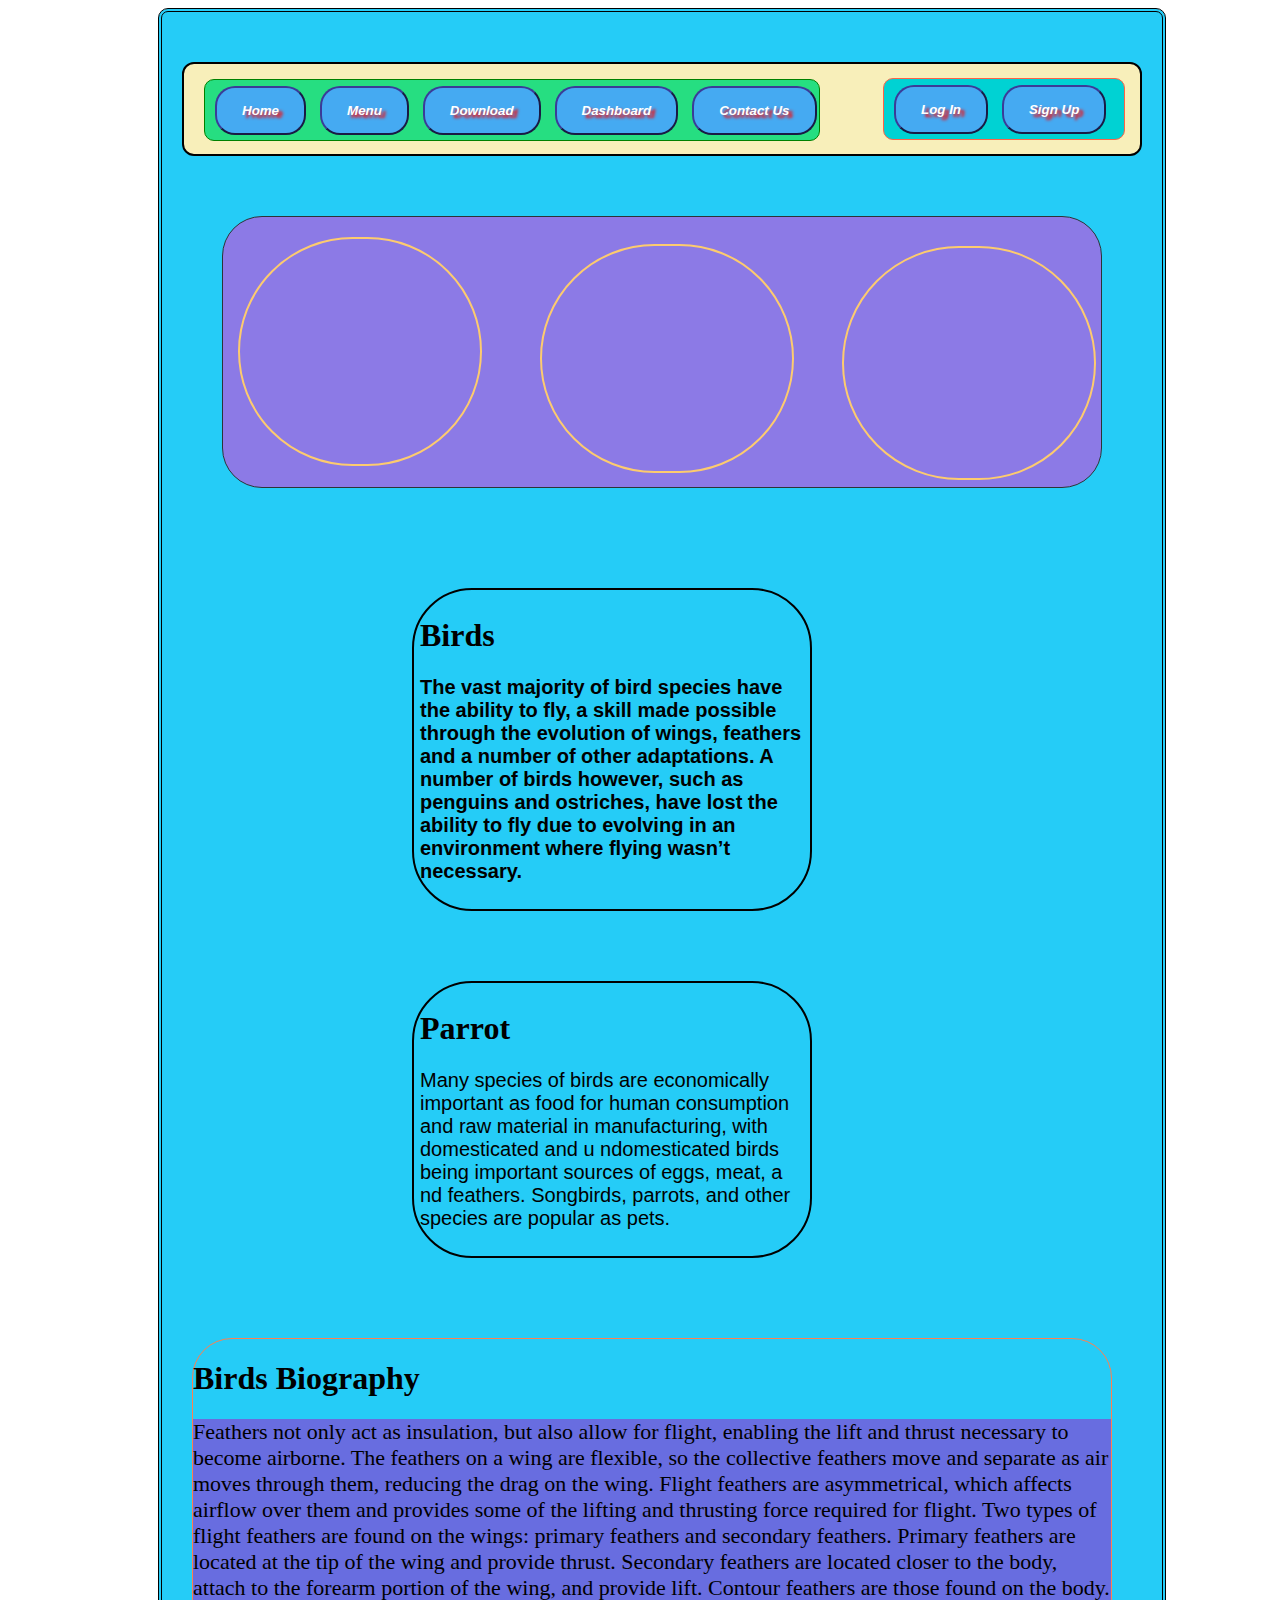
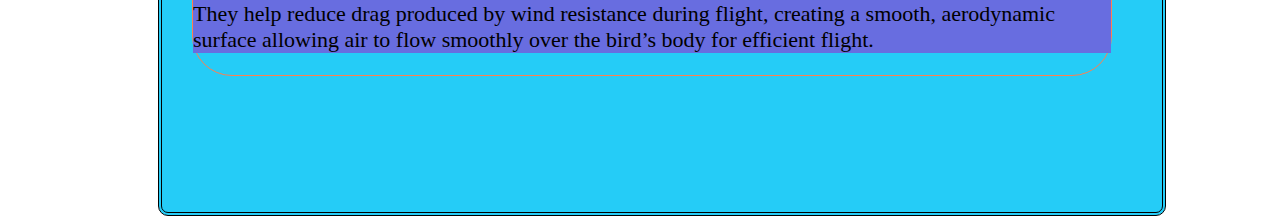
<file: birds simple website/index.html>
<!DOCTYPE html>
<html lang="en">
<head>
  <meta charset="UTF-8">
  <meta name="viewport" content="width=device-width, initial-scale=1.0">
  <title>Document</title>
  <link href="index.css" rel="stylesheet"/>
</head>
<body>
  <div id="maindiv">
    <!-- <span id="h1">Hotel Managment System</span> -->
       <div class="banner" title="Nav Bar">
         <div class="box2">
           <button class="log1" title="Log In" id="sign1">Log In</button>
           <button class="log1" title="Sign Up" id="sign1">Sign Up</button>
         </div>
         <div class="box1"> 
           <div class="btn">
              <button title="Home" id="home1">Home</button>
              <button title="Menu" id="home1">Menu</button>
              <button title="Download" id="home1">Download</button>
            <button title="Dashboard" id="home1">Dashboard</button>
            <button title="Contact Us" id="home1">Contact Us</button>
            </div>
          </div>
          </div>
          <div id="box3" title="Box">
            <div id="c1" title="Parrot">
              <div id="c2" title="Cute Animal Wallpaper">
                <div id="c3" title="Color Parrot"></div>
            </div>
          </div>
       </div>
       <!-- headings -->
       <div id="div1" title="About Birds">
         <h1>Birds</h1>
         <p id="p1">The vast majority of bird species have the ability to fly, a skill made possible through the evolution of wings, feathers and a number of other adaptations. A number of birds however, such as penguins and ostriches, have lost the ability
          to fly due to evolving in an environment where flying wasn’t necessary.</p>
       </div>
       <div id="div2" title="About Birds">
        <h1>Parrot</h1>
        <p id="p2">Many species of birds are economically important as food for human consumption and raw material in manufacturing, with domesticated and u
          ndomesticated birds being important sources of eggs, meat, a
          nd feathers. Songbirds, parrots, and other species are popular as pets.</p>
       </div>

       <!-- end wala box text -->
       <div id="div3" title="Birds BIOGRAPHY">
        <h1>Birds Biography</h1>
        <p id="p3">Feathers not only act as insulation, but also allow for flight, enabling the lift and thrust necessary to become airborne. The feathers on a wing are flexible, so the collective feathers move and separate as air moves through them, reducing the drag on the wing. Flight feathers are asymmetrical, which affects airflow over them and provides some of the lifting and thrusting force required for flight. Two types of flight feathers are found on the wings: primary feathers and secondary feathers. Primary feathers are located at the tip of the wing and provide thrust. Secondary feathers are located closer to the body, attach to the forearm portion of the wing, and provide lift. Contour feathers are those found on the body. They help reduce drag produced by wind resistance during flight, creating a smooth, aerodynamic surface allowing air to flow smoothly 
        over the bird’s body for efficient flight.</p>
       </div>

      </div>
</body>
</html>
</file>
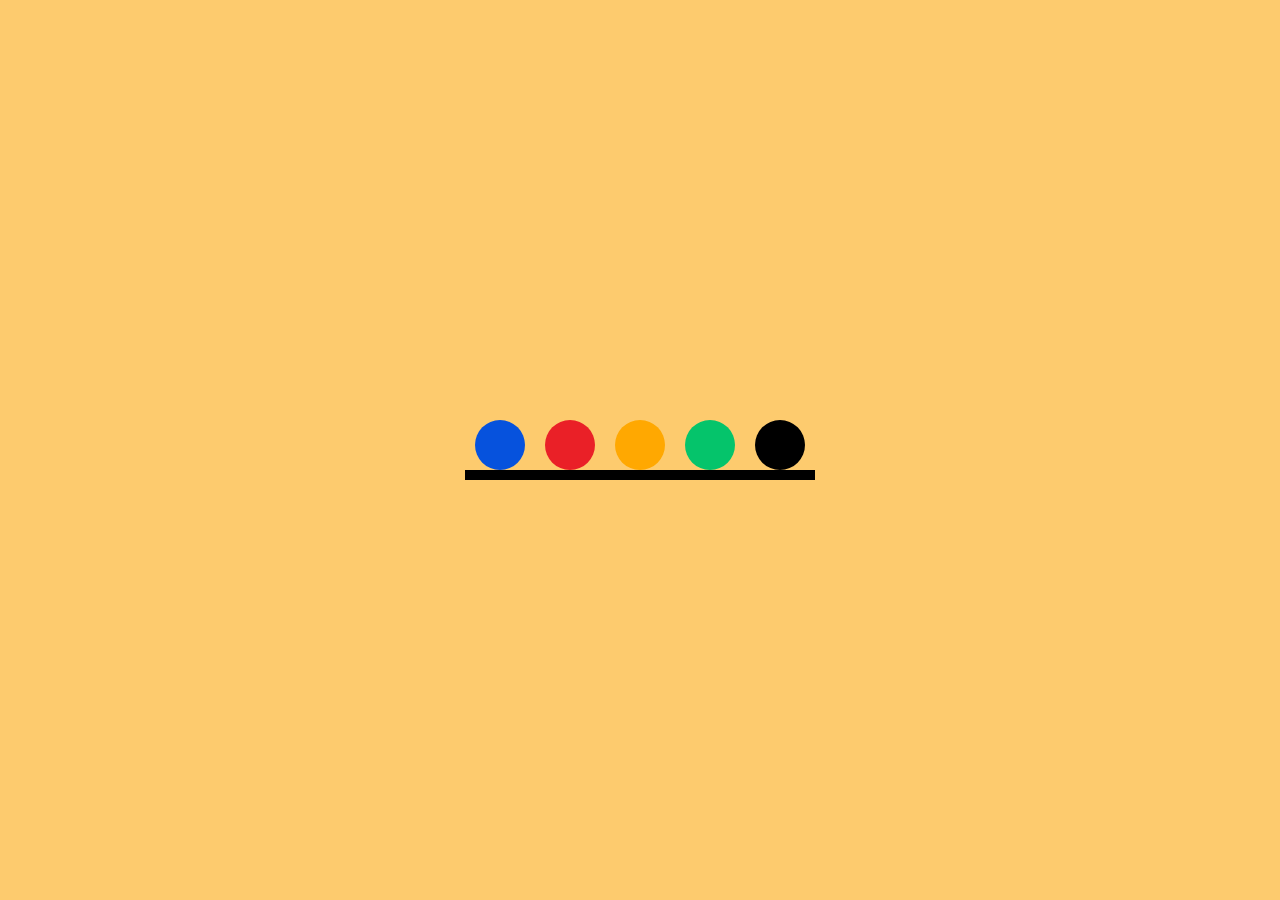
<file: Bouncing ball Effects/index.html>
<!DOCTYPE html>
<html lang="en">
<head>
  <title>Bouncing Balls</title>
  <link href="index.css" rel="stylesheet" />
</head>
<body>
  <div>
    <ul>
      <li></li>
      <li></li>
      <li></li>
      <li></li>
      <li></li>
    </ul>
  </div>
  
</body>
</html>
</file>
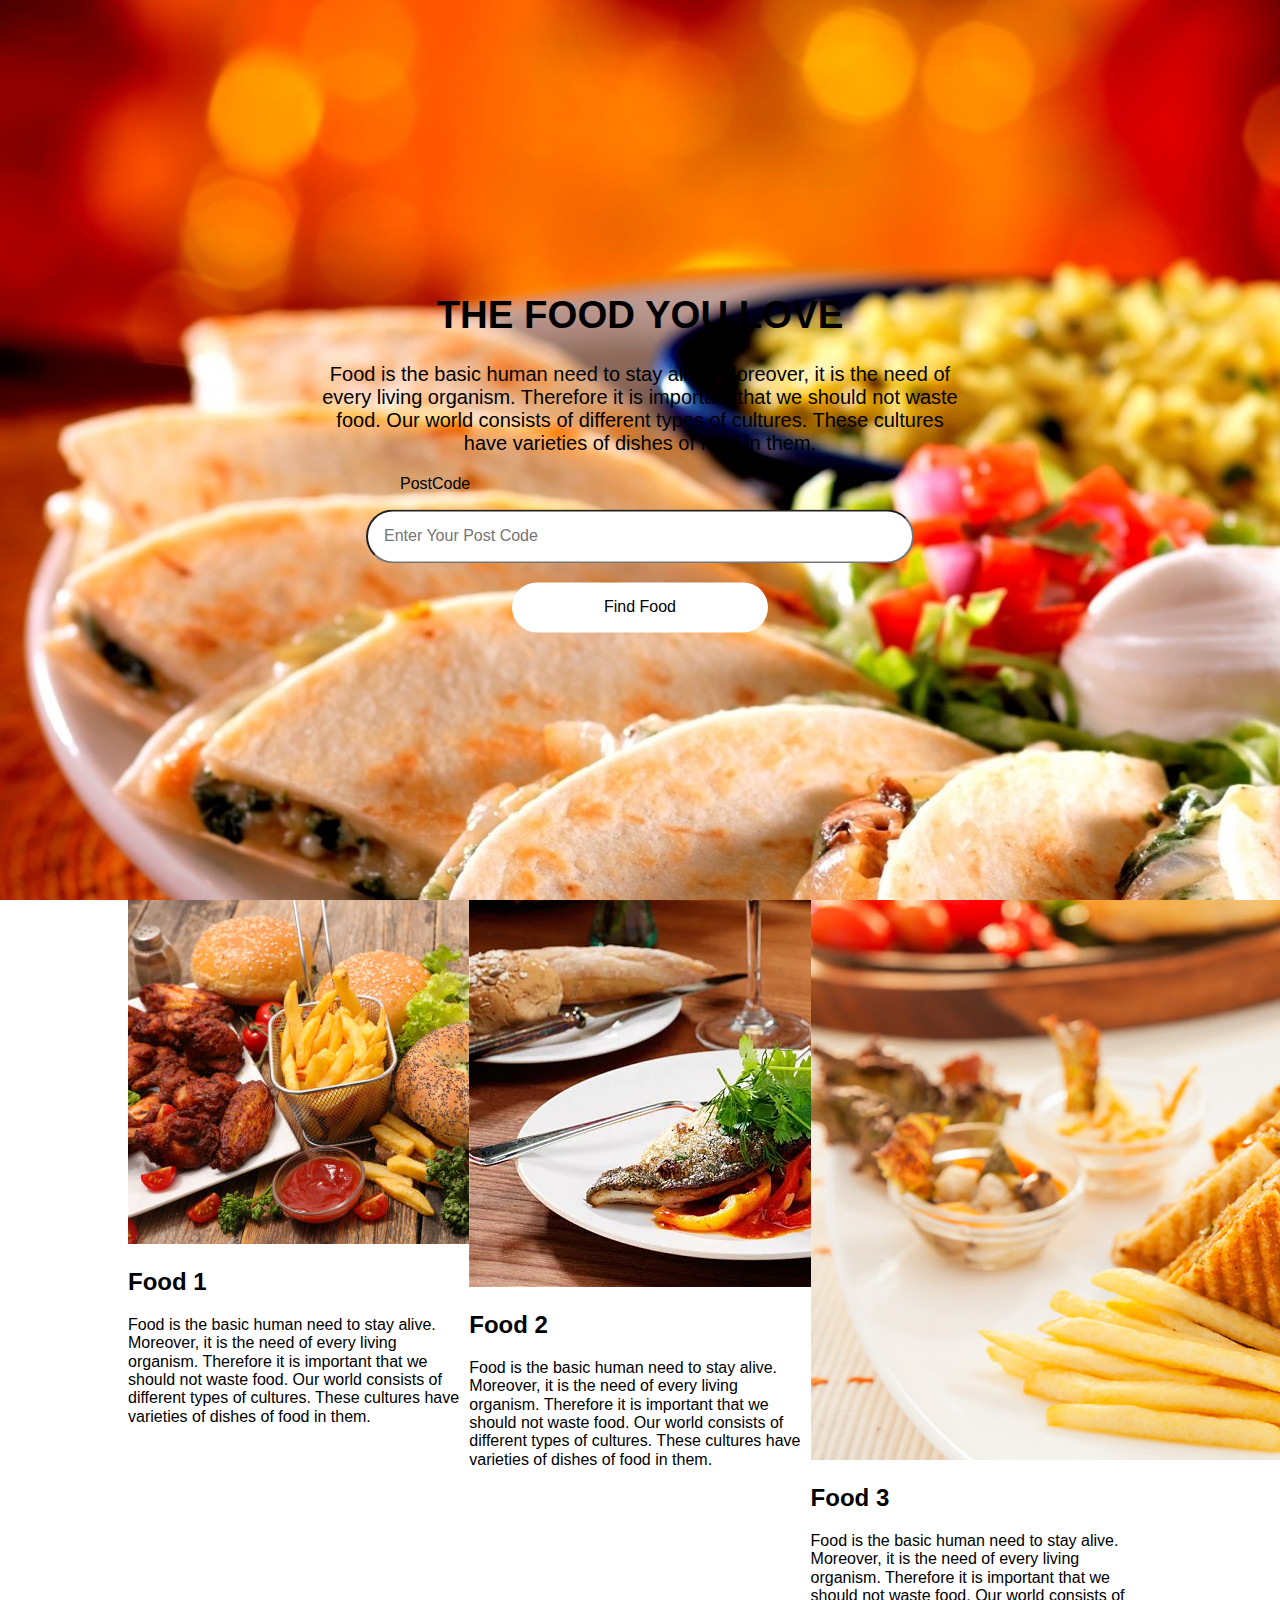
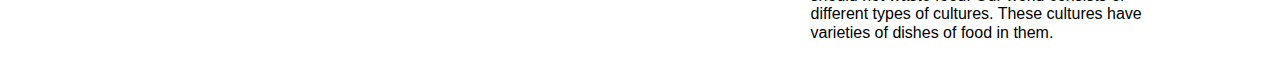
<file: hotel project/index.html>
<!DOCTYPE html>
<html lang="en">
  <head>
    <title>Document</title>
  <link rel="preconnect" href="https://fonts.gstatic.com"/>
    <link href="normalize.css" rel="stylesheet"/>
    <link href="custom.css" rel="stylesheet"/>
  </head>
  <body>
    <section class="hero_image">
    <div class="hero_wrapper">
      <h1>THE FOOD YOU LOVE</h1>
      <p>
        Food is the basic human need to stay alive. Moreover, it is the need of
        every living organism. Therefore it is important that we should not
        waste food. Our world consists of different types of cultures. These
        cultures have varieties of dishes of food in them.
      </p>
      <span>PostCode</span>
      <form action="attribute">
        <input class="post_code" type="text" placeholder="Enter Your Post Code" title="Search" required="Food"/><br>
        <button class="uni" title="Find Food">Find Food</button>
      </form>
    </div>
  </section>
    <div>
    <section class="product">
      <div class="product_list_item">
        <img src="istockphoto-931308812-612x612.jpg" alt="">
        <h2 class="product_heading">
          Food 1
        </h2>
        <p> Food is the basic human need to stay alive. Moreover, it is the need of
          every living organism. Therefore it is important that we should not
          waste food. Our world consists of different types of cultures. These
          cultures have varieties of dishes of food in them.</p>
        </div>

      <div class="product_list_item">
        <img src="restaurant_2999753b.jpg" alt="">
        <h2 class="product_heading">
          Food 2
        </h2>
        <p> Food is the basic human need to stay alive. Moreover, it is the need of
          every living organism. Therefore it is important that we should not
          waste food. Our world consists of different types of cultures. These
          cultures have varieties of dishes of food in them.</p>

      </div>
      <div class="product_list_item">
        <img src="content9555.jpg" alt="">
        <h2 class="product_heading">
          Food 3
        </h2>
        <p> Food is the basic human need to stay alive. Moreover, it is the need of
          every living organism. Therefore it is important that we should not
          waste food. Our world consists of different types of cultures. These
          cultures have varieties of dishes of food in them.</p>

      </div>
    </section>
  </body>
</html>
</file>
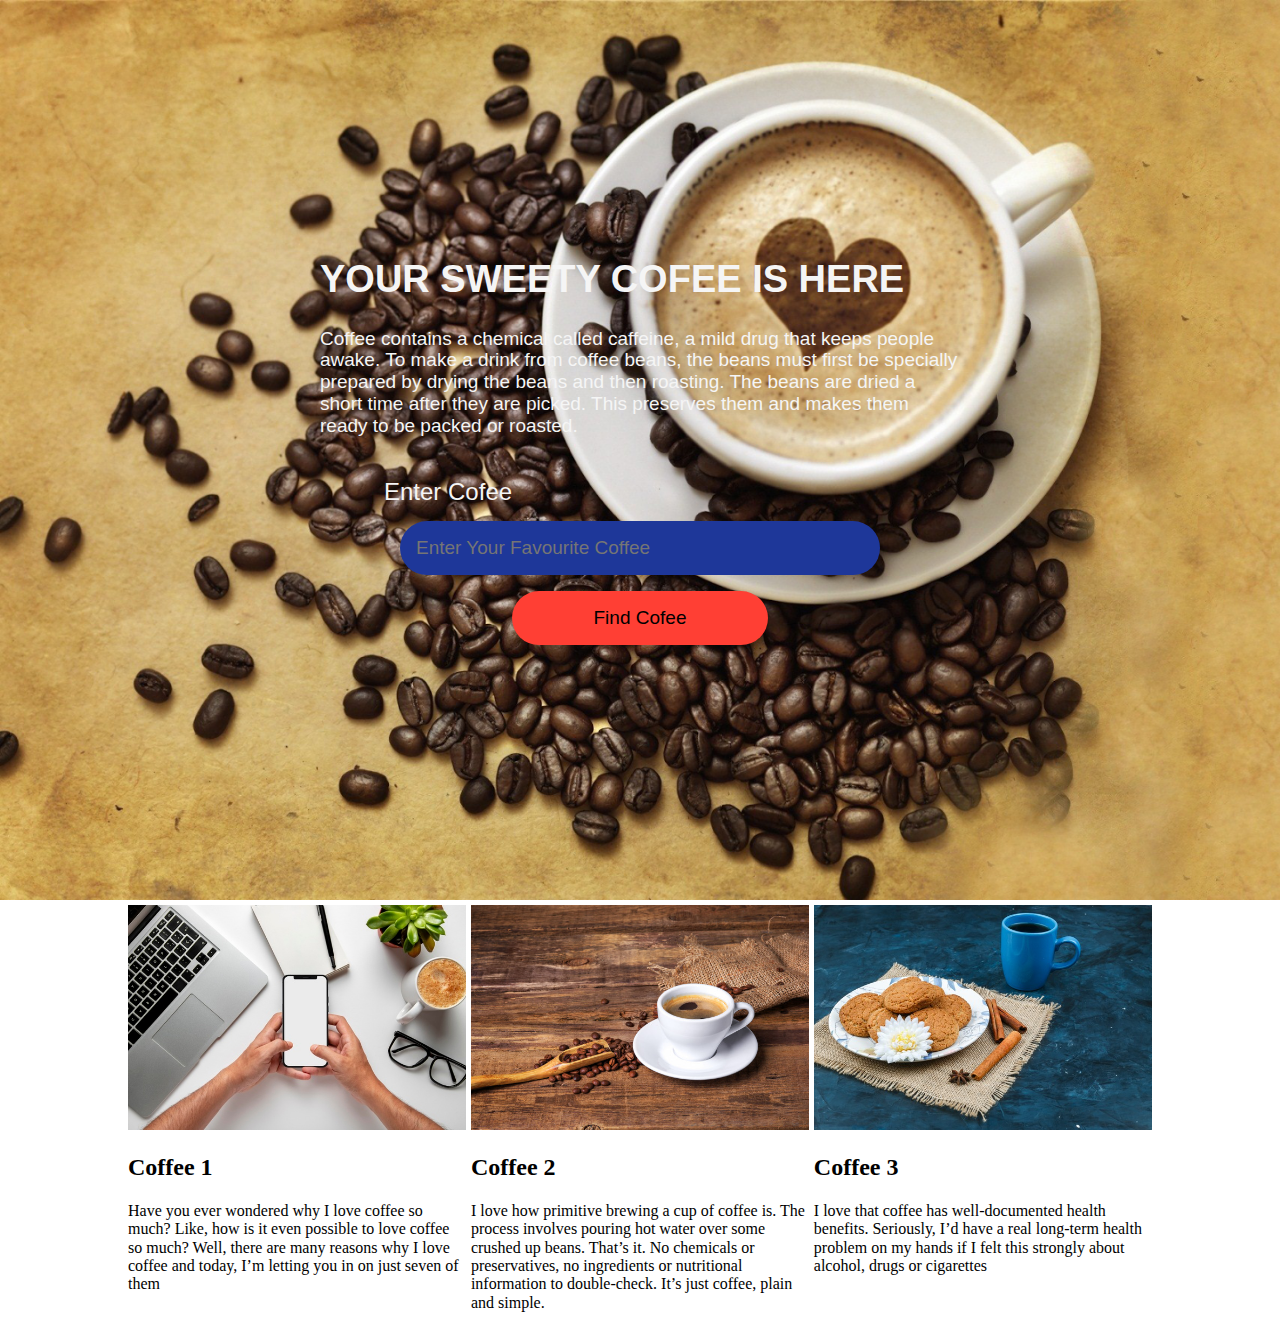
<file: cofee project/front.hotel.html>
<!DOCTYPE html>
<html lang="en">
<head>
  <meta charset="UTF-8">
  <meta name="viewport" content="width=device-width, initial-scale=1.0">
  <title>Hotel Managment </title>
  <link rel="preconnect" href="https://fonts.gstatic.com">
  <link href="normalize.css" rel="stylesheet"/>
  <link href="style.css" rel="stylesheet"/>
</head>
<body>
     <section class="sec1">
      <div class="cofee1">
    <h1>YOUR SWEETY COFEE IS HERE</h1>
  <p>
    Coffee contains a chemical called caffeine, a mild drug that keeps people awake. To make a drink from coffee beans, the beans must first be specially prepared by drying the beans and then roasting. The beans are dried a short time after they are picked.
     This preserves them and makes them ready to be packed or roasted.
  </p><br>
  <span>Enter Cofee</span>
    <form action="" class="form_code">
      <input class="post-code"type="text" required placeholder="Enter Your Favourite Coffee">
      <button type="submit" title="Find Cofee">Find Cofee</button><br>
    </form>
  </div>
</section>
  <!-- section class -->

<section class="product">
  <div class="product_list">
<img class="img-responsive" src="food1.jpg" alt="">
<h2 class="product_heading">Coffee 1</h2>
<p>Have you ever wondered why I love coffee so much? Like, how is it even possible to love coffee so much? Well, there are many reasons why I love coffee and today, I’m letting you in on just seven of them</p>
  </div>

  <div class="product_list">
   <img class="img-responsive" src="food2.jpg" alt="">
   <h2 class="product_heading">Coffee 2</h2>
   <p>I love how primitive brewing a cup of coffee is. The process involves pouring hot water over some crushed up beans. That’s it. No chemicals or preservatives, no ingredients or nutritional information to double-check. It’s just coffee, plain and simple.</p>
          </div>

          <div class="product_list">
           <img class="img-responsive" src="food3.jpg" alt="">
           <h2 class="product_heading">Coffee 3</h2>
           <p>I love that coffee has well-documented health benefits. Seriously, I’d have a real long-term health problem on my hands if I felt this strongly about alcohol, drugs or cigarettes</p>
                  </div>
</section>
 </section>
</body>
</html>
</file>
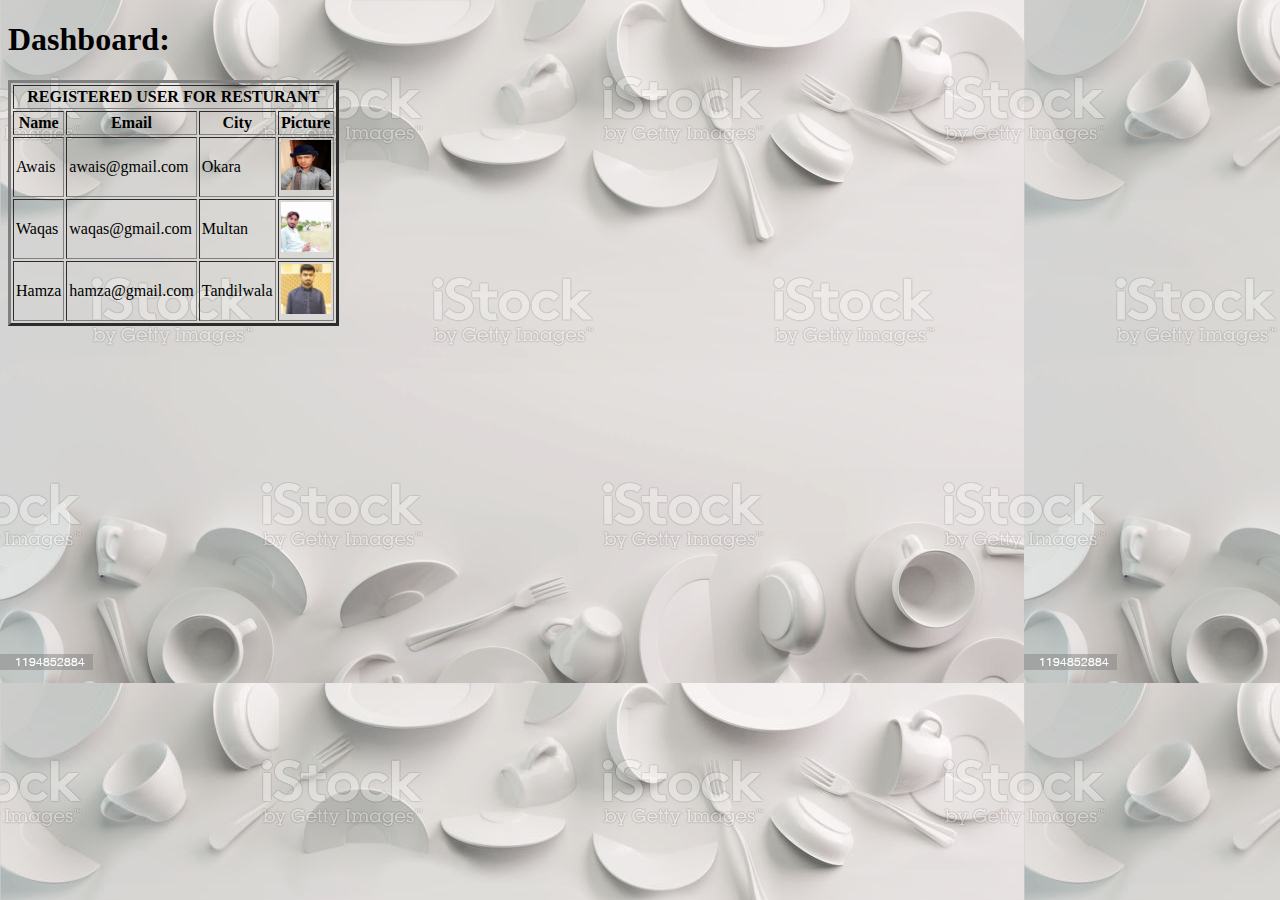
<file: resturant website/Dashboard.html>
<!DOCTYPE html>
<html>
<head>
  <title>Dashboard</title>
</head>
<body background="istockphoto-1194852884-1024x1024.jpg" height="100px" width="100">
  <h1 title="Dashboard" >Dashboard:</h1>
  <div>
    <table width="25%" height="50%" border="3" cellpadding="2" cellspacing="2">
      <th colspan="4" title="REGISTERED USER FOR RESTURANT ">REGISTERED USER FOR RESTURANT</th>
      <tr>
        <th title="Name">Name</th>
        <th title="Email">Email</th>
        <th title="City">City</th>
        <th title="Picture">Picture</th>
      </tr>
      <tr>
        <td>Awais</td>
        <td>awais@gmail.com</td>
        <td>Okara</td>
        <td><img src="2017-11-11-19-20-57-915.jpg" width="50px" height="50px"></td>
      </tr>
      <tr>
        <td>Waqas</td>
        <td>waqas@gmail.com</td>
        <td>Multan</td>
        <td><img src="62638788_621353855018423_6114213011910557696_o.jpg" width="50px" height="50px"></td>
      </tr>
      <tr>
        <td>Hamza</td>
        <td>hamza@gmail.com</td>
        <td>Tandilwala</td>
        <td><img src="49199914_238651813700779_1154361469702242304_n.jpg" width="50px" height="50px"></td>
      </tr>
    </table>
  </div>
  
</body>
</html>
</file>
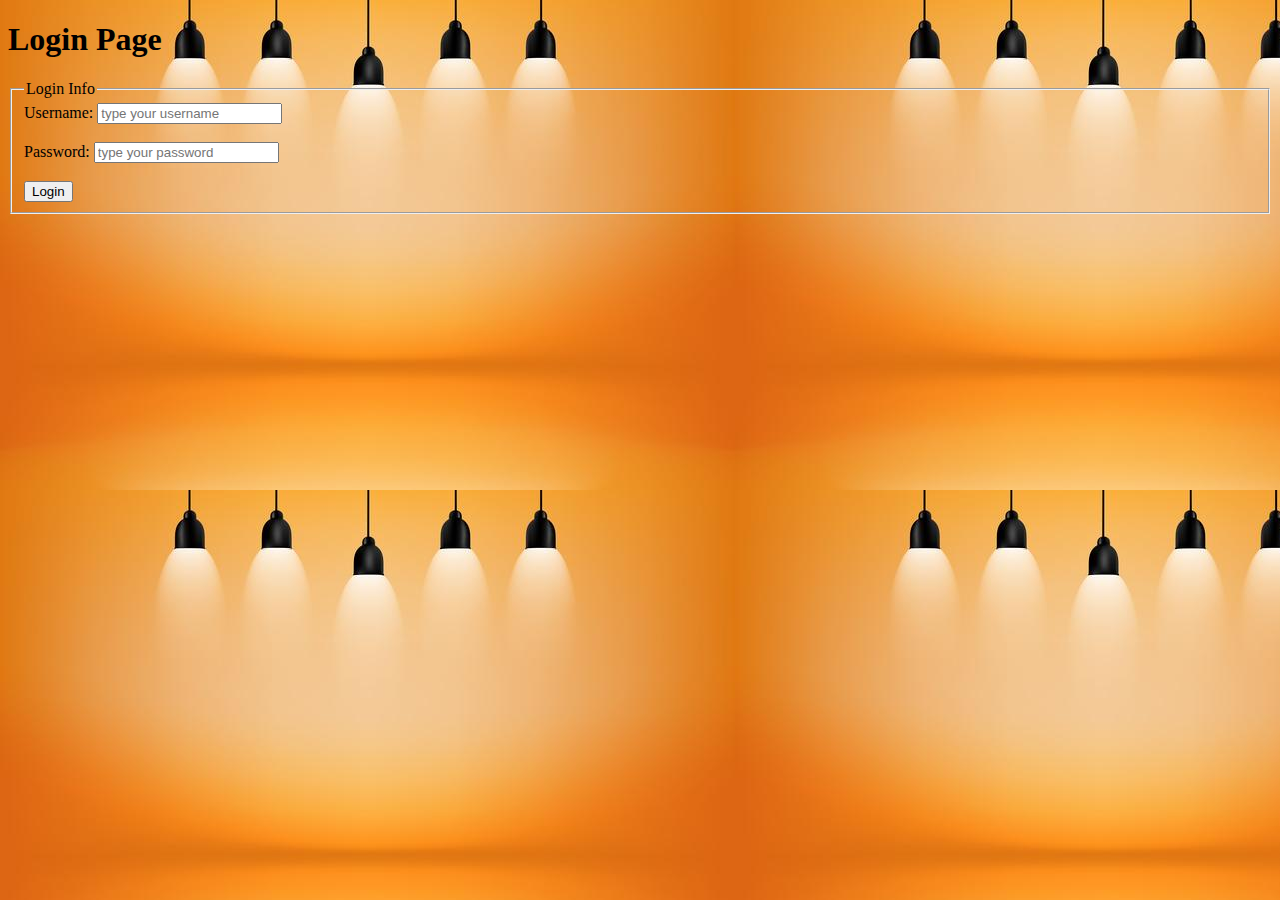
<file: resturant website/log In Page.html>
<!DOCTYPE html>
<html>
  <head>
  <title>Log In Page</title>
  </head>
<body background="sssss.jpg">
  <h1 title="Login Page">Login Page</h1>
  <fieldset>
    <legend>Login Info</legend>
  <form>
    <label title="Username">Username:</label>
    <input type="email" placeholder="type your username" required name="email"><br><br>
    <label title="Paswword">Password:</label>
    <input type="password" placeholder="type your password" required name="password"><br><br>
    <button title="Login">Login</button>
  </form>
</fieldset>
  
  
</body>
</html>
</file>
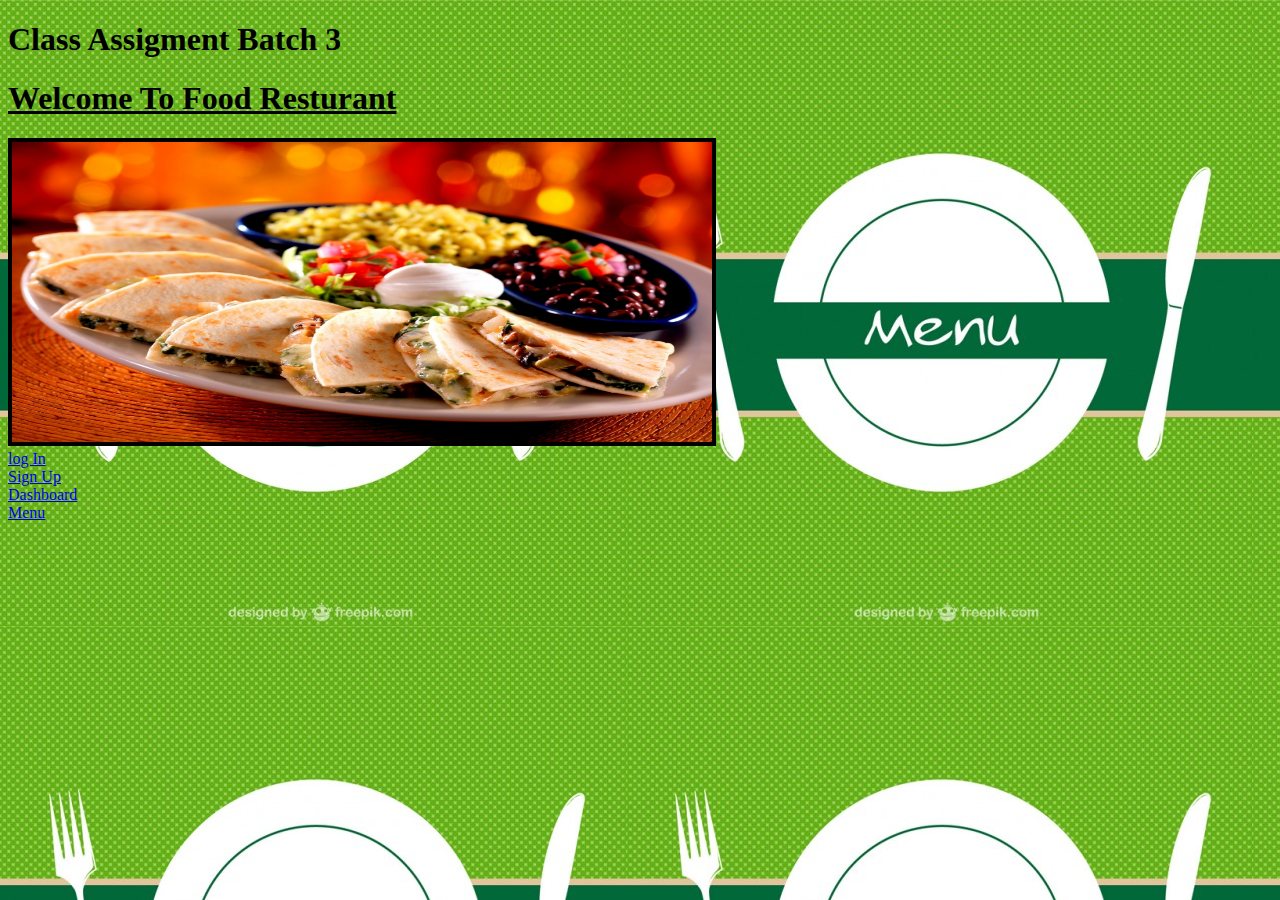
<file: resturant website/resturant.html>
<!DOCTYPE html>
<html lang="en">
<head>
  <title>Resturant</title>
</head>
<body background="restaurant-menu-background-vector_23-2147489858.jpg" title="Picture">
  <h1 title="Class Assigment Batch 3">
       Class Assigment Batch 3
  </h1>
  <h1>
    <u title="Welcome To Food Resturant">Welcome To Food Resturant</u>
  </h1>
  <img src="290-2906144_food-wallpaper-hd-restaurants-food-images-hd.jpg" border="4" width="700" height="300" title="Picture">
  <div>
       <li><a href="log In Page.html" target="_blank" title="Log In">log In</a></li>
       <li><a href="sign up.html" target="_blank" title="Sign Up">Sign Up</a></li>
       <li><a href="Dashboard.html" target="_blank" title="Dashboard">Dashboard</a></li>
       <li><a href="today menu.html" target="_blank" title="Menu">Menu</a></li>
  </div>
   
</body>
</html>
</file>
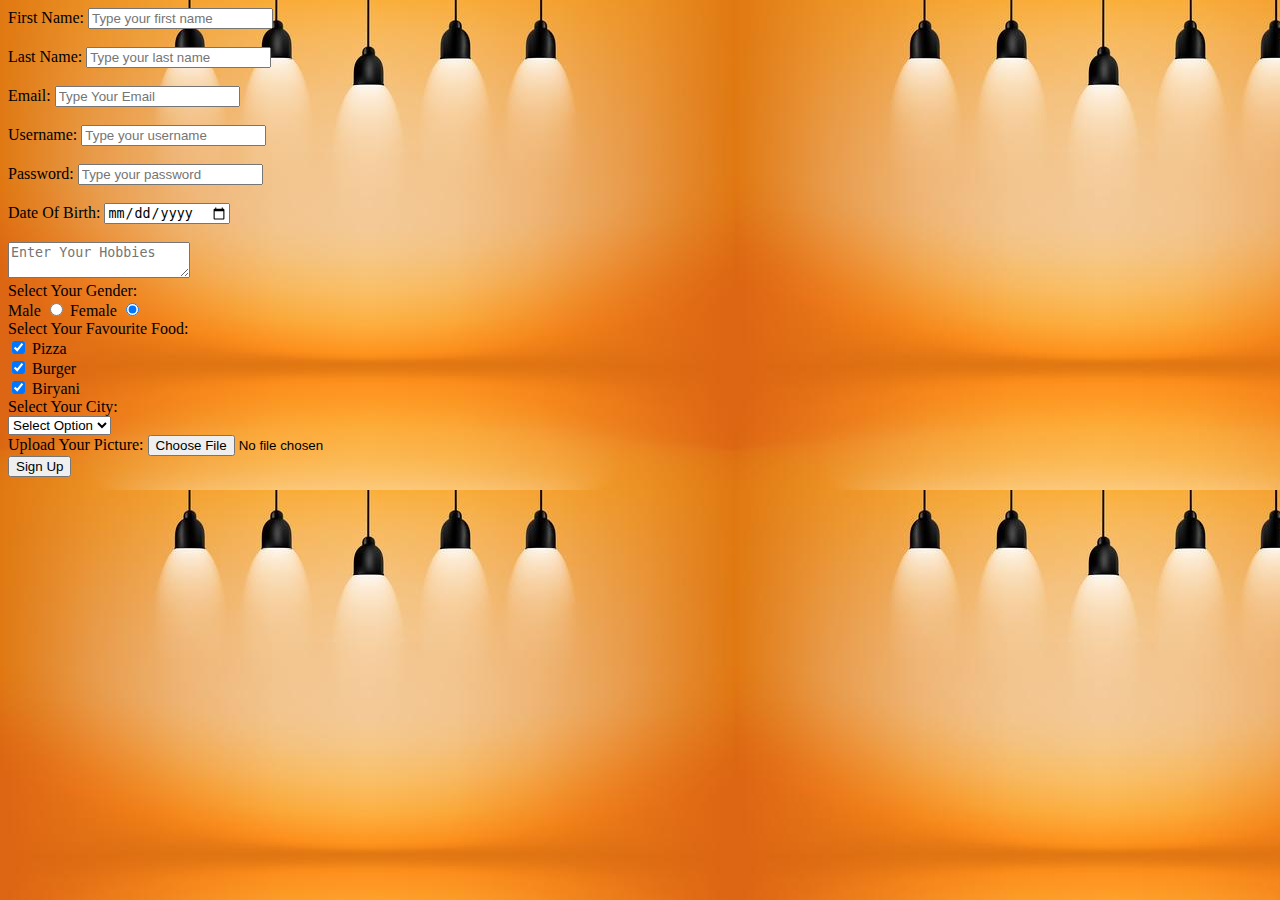
<file: resturant website/sign up.html>
<!DOCTYPE html>
<html>
<head>

  <title>Sign Up</title>
</head>
<body background="sssss.jpg" >
  <form>
  <div>
    <label title="First Name">First Name:</label>
    <input type="text" placeholder="Type your first name" required="name"><br><br>
    <label title="last Name">Last Name:</label>
    <input type="text" placeholder="Type your last name" required="lastname"><br><br>
    <label title="Email">Email:</label>
    <input type="email" placeholder="Type Your Email" required="email"><br><br>
    <label title="Username">Username:</label>
    <input type="text" placeholder="Type your username" required="username"><br><br>
    <label title="Password">Password:</label>
    <input type="password" placeholder="Type your password" required="password"><br><br>
    <label title="Date Of birth">Date Of Birth:</label>
    <input type="date" required="Date Of Birth"><br><br>
  </div>
  <div>
    <textarea placeholder="Enter Your Hobbies" required="Hobbies" title="Your hobbies"></textarea><br>
    <label title="Gender">Select Your Gender:</label><br>
    <label for="gender-male" title="Male">Male</label>
    <input type="radio" name="Gender" checked id="gender-male" required="male">
    <label for="gender-female" title="Female">Female</label>
    <input type="radio" name="Gender" checked id="gender-female" required="Female"><br>
  </div>
  <div>
    <label title="Food">Select Your Favourite Food:<br></label>
    <input type="checkbox" name="food" checked id="pizza">
    <label for="pizza" title="Pizza">Pizza</label><br>
    <input type="checkbox" name="food" checked id="burger">
    <label for="burger" title="Burger">Burger</label><br>
    <input type="checkbox" name="food" checked id="biryani">
    <label for="biryani" title="Biryani">Biryani</label>
  </div>
  <div>
    <label title="Select Your City">Select Your City:</label><br>
    <select name="city" required="select option">
      <option value="not selected">Select Option</option>
      <option value="Faisalabad">Faisalabad</option>
      <option value="Lahore">Lahore</option>
      <option value="Okara">Okara</option><br>
    </select>
    </div>
    <div>
      <label title="Upload Your Picture">Upload Your Picture:</label>
      <input type="file" required="Upload Your Picture"><br>
      <button title="Sign up">Sign Up</button>
    </div>
  </form>
</body>
</html>
</file>
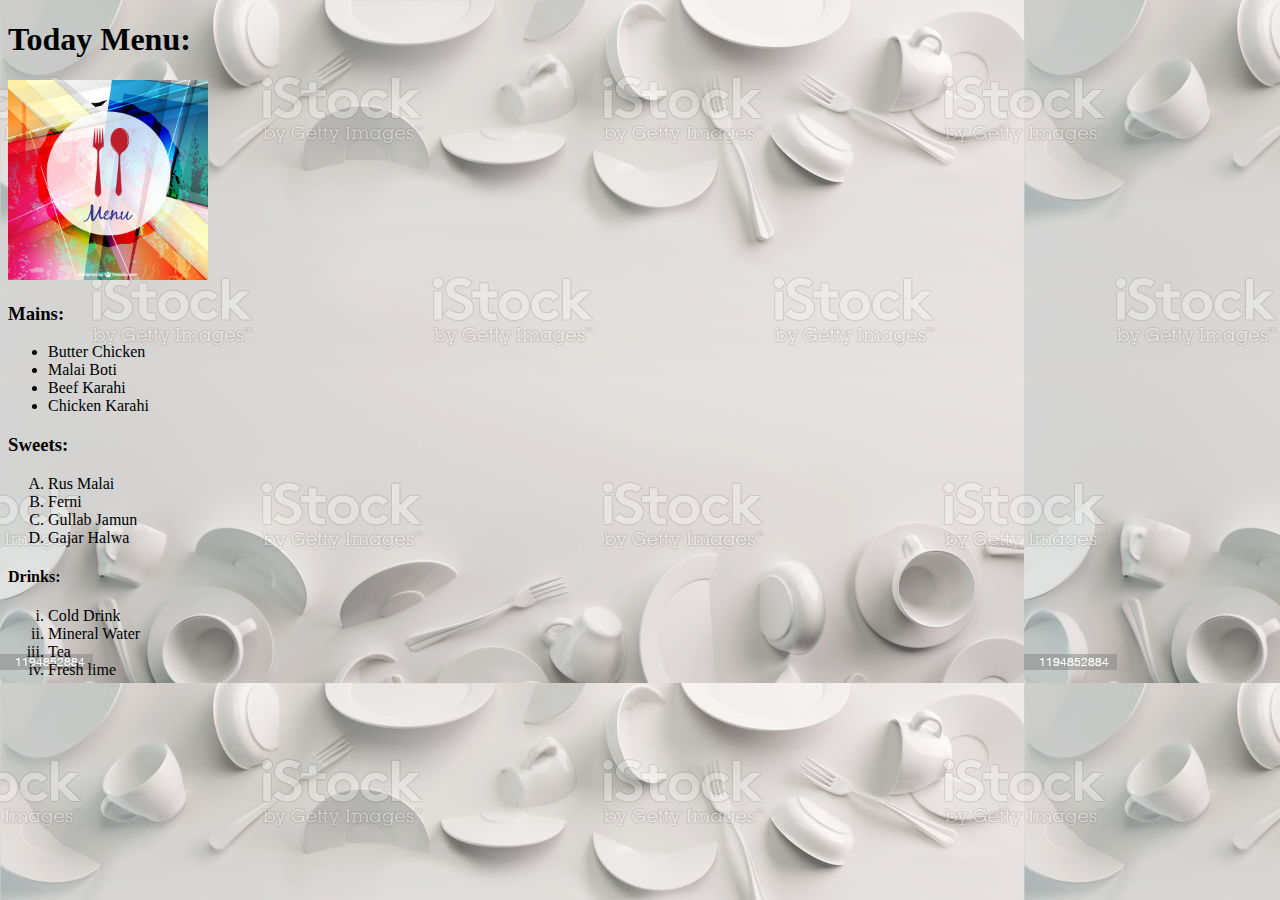
<file: resturant website/today menu.html>
<!DOCTYPE html>
<html lang="en">
<head>
  <title>Today Menu</title>
</head>
<body background="istockphoto-1194852884-1024x1024.jpg">
  <h1 title="Today Menu">Today Menu:</h1>
  <img src="082-restaurant-menu-background-vector.jpg" width="200px" height="200px" title="Picture">
  <div>
    <h3 title="Mains">Mains:</h3>
    <ul>
      <li>Butter Chicken</li>
      <li>Malai Boti</li>
      <li>Beef Karahi</li>
      <li>Chicken Karahi</li>
    </ul>
  </div>
  <div>
    <h3 title="Sweets">Sweets:</h3>
    <ol type="A">
      <li>Rus Malai</li>
      <li>Ferni</li>
      <li>Gullab Jamun</li>
      <li>Gajar Halwa</li>
    </ol>
  </div>
  <div>
    <h4 title="Drinks">Drinks:</h4>
    <ol type="i">
      <li>Cold Drink</li>
      <li>Mineral Water</li>
      <li>Tea</li>
      <li>Fresh lime</li>
    </ol>
  </div>
  
</body>
</html>
</file>
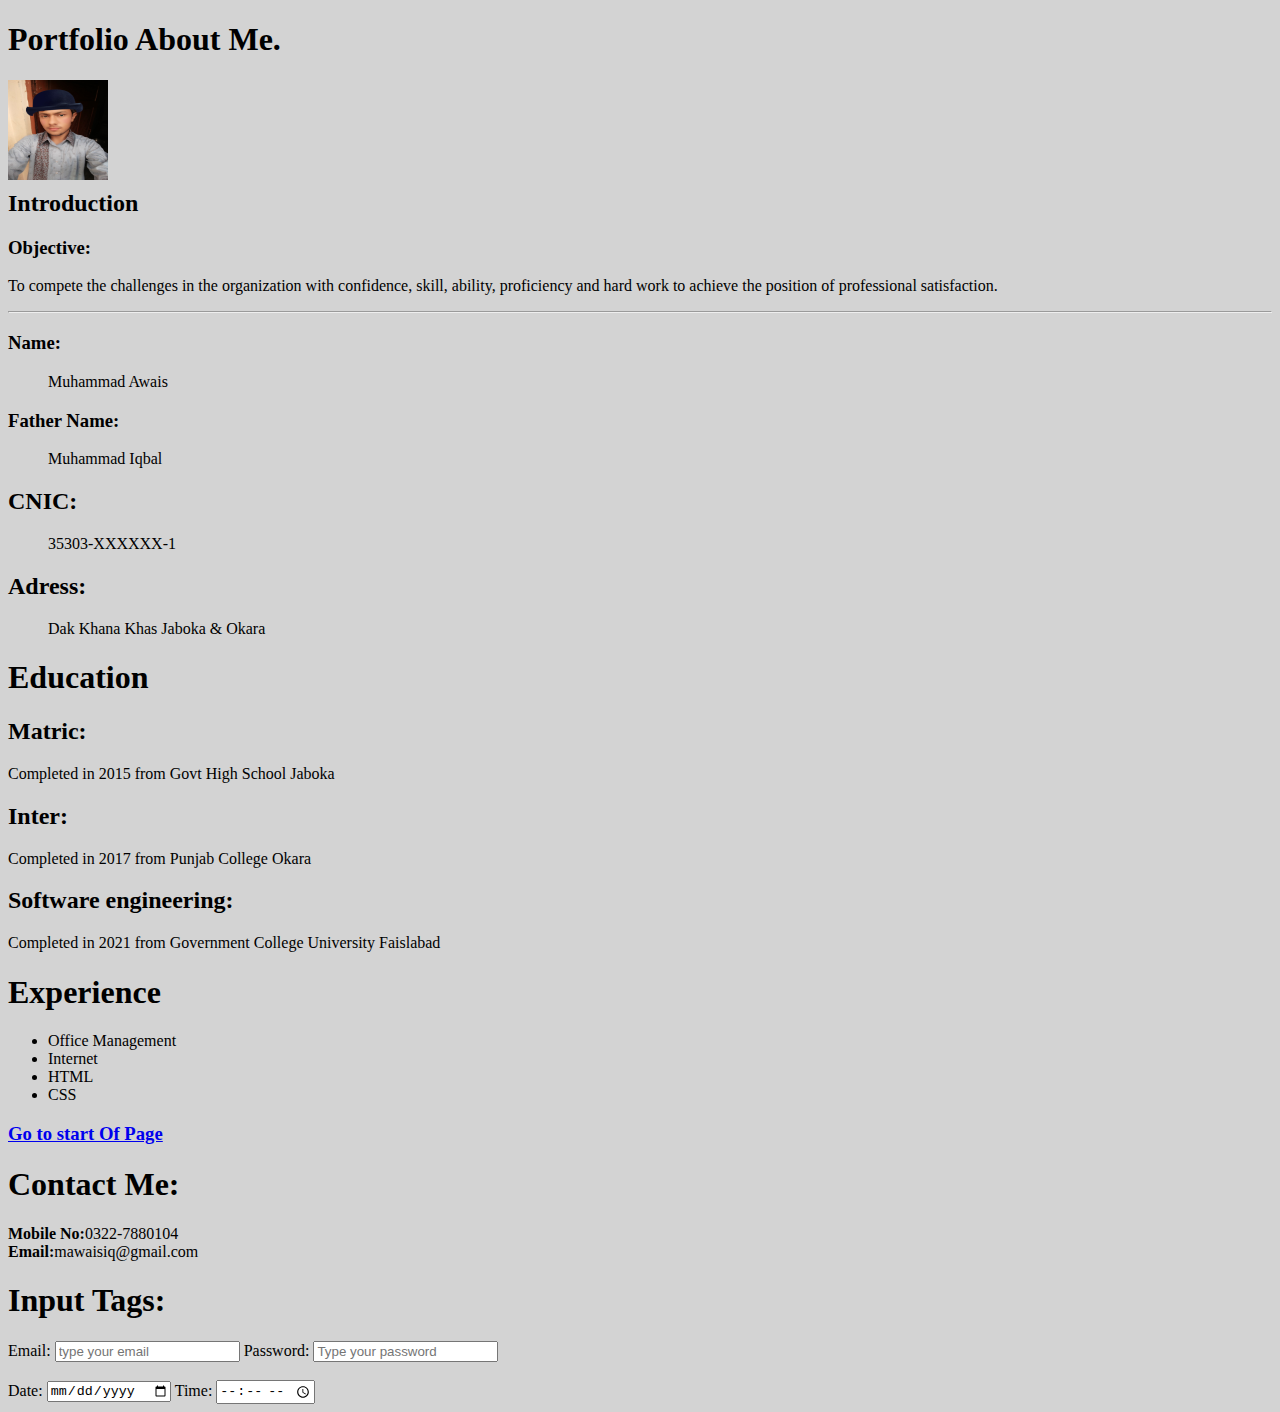
<file: result card and portfoli/portfolio.html>
<!DOCTYPE html>
<html>
  <head>
    <title>Muhammad Awais</title>
  </head>
  <body bgcolor="LightGray">
    <div>
    <h1>Portfolio About Me.</h1>
      <img src="2017-11-11-19-20-57-915.jpg" style="float:left" width="100" height="100"/><br><br><br><br><br>
    <h2>Introduction</h2>
     <h3>Objective:</h3>
      <p>  
        To compete the challenges in the organization with confidence, skill, ability, proficiency 
        and hard work to achieve the position of professional satisfaction.
      </p><hr>
     <h3>Name:</h3>
              &nbsp;&nbsp;&nbsp;&nbsp;&nbsp;&nbsp;&nbsp;&nbsp;&nbsp;
              Muhammad Awais
      <h3>Father Name:</h3>
              &nbsp;&nbsp;&nbsp;&nbsp;&nbsp;&nbsp;&nbsp;&nbsp;&nbsp;
             Muhammad Iqbal
      <h2>CNIC:</h2>
              &nbsp;&nbsp;&nbsp;&nbsp;&nbsp;&nbsp;&nbsp;&nbsp;&nbsp;
              35303-XXXXXX-1
      <h2>Adress:</h2>
              &nbsp;&nbsp;&nbsp;&nbsp;&nbsp;&nbsp;&nbsp;&nbsp;&nbsp;
               Dak Khana Khas Jaboka & Okara
    </div>
    <div>
      <h1> Education </h1>
      <h2>
        Matric:
      </h2>
        <p>
          Completed in 2015 from Govt High School Jaboka
        </p>
        <h2>
          Inter:
        </h2>
        <p>
          Completed in 2017 from Punjab College Okara
        </p>
        <h2>
          Software engineering:
        </h2>
        <p>
          Completed in 2021 from Government College University Faislabad
        </p>
    </div>
    <div>
      <h1>Experience</h1>
      <ul>
        <li> Office Management  </li>
        <li>Internet</li>
        <li>HTML</li>
        <li>CSS</li>
      </ul>
      <h3><a href="#top">Go to start Of Page</a></h3>
    </div>
    <h1>Contact Me:</h1>
    <b>Mobile No:</b>0322-7880104<br>
    <b>Email:</b>mawaisiq@gmail.com
    <div>
      <h1>Input Tags:</h1>
      <label>Email:</label>
      <input type="Text" placeholder="type your email">
      <label>Password:</label>
      <input type="password" placeholder="Type your password " maxlength="6"><br><br>
      <label>Date:</label>
      <input type="date">
      <label>Time:</label>
      <input type="time">
    </div>
</html>
</file>
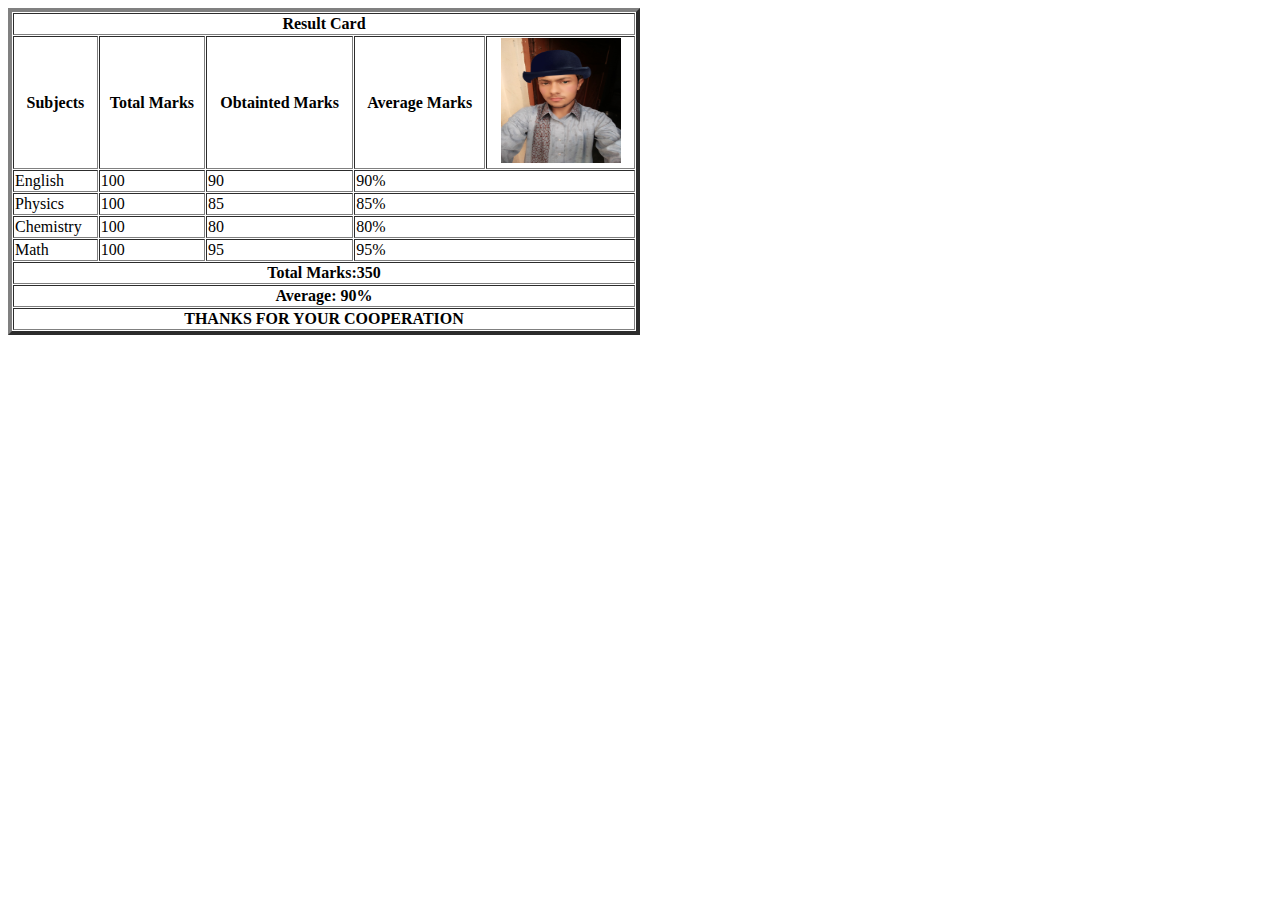
<file: result card and portfoli/table.html>
<!DOCTYPE html>
<html>
<head>
  <title>Result Card</title>
</head>
<body>
  <table border="4" WIDTH="50%" height="50%"  CELLPADDING="1" CELLSPACING="1">
    <th colspan="6" title="Result Card">Result Card</th>
  <tr>
    <th title="Subjects">Subjects</th>
    <th title="Total Marks">Total Marks</th>
    <th title="Obtained Marks">Obtainted Marks</th>
    <th title="Average Marks">Average Marks</th>
    <th title="Picture"><img src="2017-11-11-19-20-57-915.jpg" width="120px" height="125px"></th>
  </tr>
  <tr>
        <td>English</td>
        <td>100</td>
        <td>90</td>
        <td colspan="2">90%</td>
  </tr>
  <tr>
       <td>Physics</td>
       <td>100</td>
       <td>85</td>
       <td colspan="2">85%</td>
  </tr>
  <tr>
       <td>Chemistry</td>
       <td>100</td>
       <td>80</td>
       <td colspan="2">80%</td>
  </tr>
  <tr>
       <td>Math</td>
       <td>100</td>
       <td>95</td>
       <td colspan="2">95%</td>
  </tr>
  <tr>
     <th colspan="5" title="Total Marks">Total Marks:350</th>
  </tr>
  <tr>
    <th colspan="5" title="Average">Average: 90%</th>
  </tr>
  <tr>
    <th colspan="5" title="THANKS FOR YOUR COOPERATION">THANKS FOR YOUR COOPERATION</th>
  </tr>
  </table>
  
</body>
</html>
</file>
<file: birds simple website/index.css>
/* main body */
#maindiv{
  background-color:#25CCF7;
  width:1000px;
  height: 1800px;
  margin-top:0px;
  margin-left: 150px;
  border:4px double black;
  border-radius: 10px;
 }
 /* heading control */
#h1{
  font-size: 30px;
  text-align: center;
  margin-left: 15px;
  margin-top: 50px;
  display: block;
}
 /* large box */
 .banner{
   border:2px solid black;
   height: 90px;
   margin-top: 50px;
   margin-right: 20px;
   margin-left: 20px;
   background-color:#F8EFBA;
   border-radius: 12px;
 }


/* small box inside large box */

 .box1{
   border:1px solid green;
   margin-bottom:20px;
   margin-top: 15px;
   margin-right: 320px;
   margin-left: 20px;
   height: 60px;
   background-color: #26de81;
   border-radius: 10px;
 }

 /* inside small items */
 div > button {
   display: inline-block;
   background-color:#45aaf2;
   margin-top: 6px;
   margin-left: 10px;
   border-radius: 2px;
   padding:15px 25px 15px 25px;
   border-radius: 20px;
   color: white;
   display: inline-block;
   border-color: #3B3B98;
   font-weight: bold;
   font-style: italic;
   cursor:pointer;
   text-shadow:4px 3px 3px #FF0000;
   
 }
 .box2{
   background-color: #00d2d3;
  height: 60px;
  width: 240px;
  border:1px solid tomato;
  margin-top: 14px;
  margin-right: 15px;
  float: right;
  border-radius: 10px;
 }
 /* small two buttons */

 .log1{
   border-color: #3B3B98;
   margin-bottom: 2px;
   font-weight: bold;
   font-style: italic;
   cursor: pointer;
 }

 /* home button hover */
 #home1:hover{
   color: #3c40c6;
   background-color:#ff7f50;
   transition-duration: 2s;
 }

 /* log in button hover */

 #sign1:hover{
 color:#FFC312;
 background-color: #5f27cd;
 transition-duration: 2s;
 }

 /* 3rd center box  */
 #box3{
   border:1px solid #2d3436;
   margin-top: 60px;
   margin-left: 60px;
   margin-right: 60px;
   margin-bottom: 100px;
   height: 270px;
   border-radius: 40px;
   background-color: #8c7ae6;
 }

 /* circle drwaw*/
 #c1{
   background-image:url("https://wl-brightside.cf.tsp.li/resize/728x/jpg/99c/c0b/8ea6aa543bad64ca34bcfeb403.jpg");
   background-repeat: no-repeat;
   background-size:300px;
   border:2px solid #fdcb6e;
   margin-top: 20px;
   margin-right: 600px;
   margin-left: 15px;
   height: 225px;
   width: 240px;
   margin-bottom: 100px;
   border-radius: 200px;
 }
 #c2{
  background-image:url("https://www.itl.cat/pngfile/big/213-2131395_cute-animals-wallpaper-beautiful-birds-image-hd-download.jpg");
  background-repeat: no-repeat;
  background-size:300px;
  border:2px solid #fdcb6e;
  margin-top:5px;
  margin-right:600px;
  margin-left: 300px;
  height: 225px;
  width:250px;
  border-radius: 220px;
}
#c3{
  background-image:url("https://www.teahub.io/photos/full/214-2146574_beautiful-animals-in-the-world-hd.jpg");
  background-repeat: no-repeat;
  background-size:370px;
  border:2px solid #fdcb6e;
  margin-top:0px;
  margin-right:610px;
  margin-left: 300px;
  margin-bottom: 30px;
  height: 230px;
  width:250px;
  border-radius: 200px;
  display: inline-block;
}

/* headings birds */
#div1{
  border: 2px solid black;
  margin-right: 350px;
  margin-left:250px;
  margin-bottom: 70px;
  padding: 6px 6px 6px 6px;
  background-image: url("https://i.pinimg.com/originals/8a/f5/7a/8af57ad8a3486981c5f055f285d40861.jpg");
  border-radius: 60px;
  background-size:405px;
  background-repeat:no-repeat;
}
/* paragraph 1 */

#p1{
  font-size:20px;
  font-family: 'Segoe UI', Tahoma, Geneva, Verdana, sans-serif;
  font-style: normal;
  font-weight: bolder;
}
/* another heading */
#div2{
  border: 2px solid black;
  margin-right: 350px;
  margin-left:250px;
  margin-bottom:0px;
  padding: 6px 6px 6px 6px;
  background-image: url("https://images.pexels.com/photos/40984/animal-ara-macao-beak-bird-40984.jpeg?auto=compress&cs=tinysrgb&dpr=1&w=500");
  border-radius: 60px;
  background-size:400px;
  background-repeat:no-repeat;
}
#p2{
  font-size:20px;
  font-family: 'Segoe UI', Tahoma, Geneva, Verdana, sans-serif;
  font-style: normal;
  font-weight: inherit;
}
/* end wala box text */

#div3{
  border:1px solid #ff7f50;
  margin-top: 80px;
  margin-left: 30px;
  margin-right: 50px;
  border-radius: 40px;
}
#p3{
  font-size:22px;
  /* font-family: cursive; */
  font-style: normal;
  font-weight: inherit;
  color:black;
  background-color: #686de0;
}
</file>
<file: Bouncing ball Effects/index.css>
*{
  margin: 0;
  padding: 0;
}
div  {
  height: 100vh;
  display: flex;
  justify-content: center;
  align-items: center;
  background-color: #fdcb6e;
}

div > ul{
  display: flex;
  border-bottom: 10px solid black;
}

div  ul  li {
  height: 50px;
  width: 50px;
  background-color: black;
  list-style: none;
  margin: 0px 10px;
  border-radius: 50%;
  animation: bouncy 1s linear infinite;
}
@keyframes bouncy{
  0% { transform: translateY(0);}
  50% {transform: translateY(-150px);}
  100% { transform: translateY(0); }
}
ul li:nth-child(1){
  animation-delay: 0.2s ;
  background-color:#0652DD ;
}
ul li:nth-child(2){
  animation-delay: 0.4s ;
  background-color:#EA2027 ;
}
ul li:nth-child(3){
  animation-delay: 0.8s ;
  background-color: #ffa801;
}
ul li:nth-child(4){
  animation-delay: 0.5s ;
  background-color:#05c46b ;
}
</file>
<file: hotel project/custom.css>
.hero_image{
background-image: url("heroimage.jpg");
background-repeat: no-repeat;
height: 100vh;
position:justify;
}
.hero_wrapper {
  color:black;
  position: absolute;
  top: 50%;
  left: 50%;
  transform: translate(-50%,-50%);
}
body {
  font-family: 'Roboto', sans-serif;
}
.hero_wrapper  h1 {
  font-size: 2.4rem ;
  text-align: center;
}
.hero_wrapper span {
  margin-left:5rem ;
  display: inline-block;
  margin-bottom: 1rem;
}
.post_code {
  display: block;
  width: 80%;
  margin-left: auto;
  margin-right: auto;
  border-radius: 2rem;
  padding: 1rem;
  outline: none;
}
.uni{
  width: 40%;
  display:block;
  margin-left: auto;
  margin-right: auto;
  text-align:center;
  padding: 1rem;
  outline: none;
  border-radius: 2rem;
  background-color: white;
  border:none;
}
.hero_wrapper p {
  font-family: font-family: 'Roboto', sans-serif;
  font-size: 20px;
  text-align:center;
}

/* product_section */

.product {
  width:80%;
  margin-left: auto;
  margin-right: auto;
}
.product_list_item {
  float: left;
  width: 33.33%;

}
</file>
<file: cofee project/style.css>
.sec1{
  background: url("457a264bc950b24432ba6d077e4a7112.jpg");
  background-repeat:repeat-y;
  height:100vh;
  background-size: cover;
  position: relative;
  background-attachment: fixed;
font-family: 'Bree Serif', serif;
font-family: 'Signika', sans-serif;

}
/*  utility Classes */
.img-responsive {
  max-width: 100%;
}

.cofee1 {
  color:whitesmoke;
  position: absolute;
  top:50%;
  left:50%;
  transform: translate(-50%,-50%);
  font-family:Arial, Helvetica, sans-serif;
font-size: 19px;
}
.form_code .post-code{
  display: block;
  width: 70%;
  margin-left: auto;
  margin-right: auto;
  border-radius: 2rem;
  padding: 1rem;
  border:none;
  outline: none;
  background-color:#1e3799;
}
.form_code{
  text-align: center;
}
.form_code button{
  width: 40%;
  margin-right: auto;
  margin-left: auto;
  text-align: center;
  display:block;
  background-color: #ff3f34; 
  padding: 1rem;
  border: none;
  border-radius: 2rem;
  outline: none;
  margin-top: 1rem;
}
.cofee1 span{
  margin-left: 4rem;
  margin-bottom: 1rem;
  display: inline-block;
  font-size:24px

}



/* product section */

.product {
  width: 80%;
  margin-top: 5px;
  margin-left: auto;
  margin-right: auto;
  margin-bottom: auto;

}

.product_list {
  float:left;
  width: 33%;
  margin-left: 5px;
}

.product_list:first-of-type {
  margin-left: 0px;

}

@media screen and (max-width: 700px){
.product_list {
  width: 100%;
  float: none;
}
}
</file>
